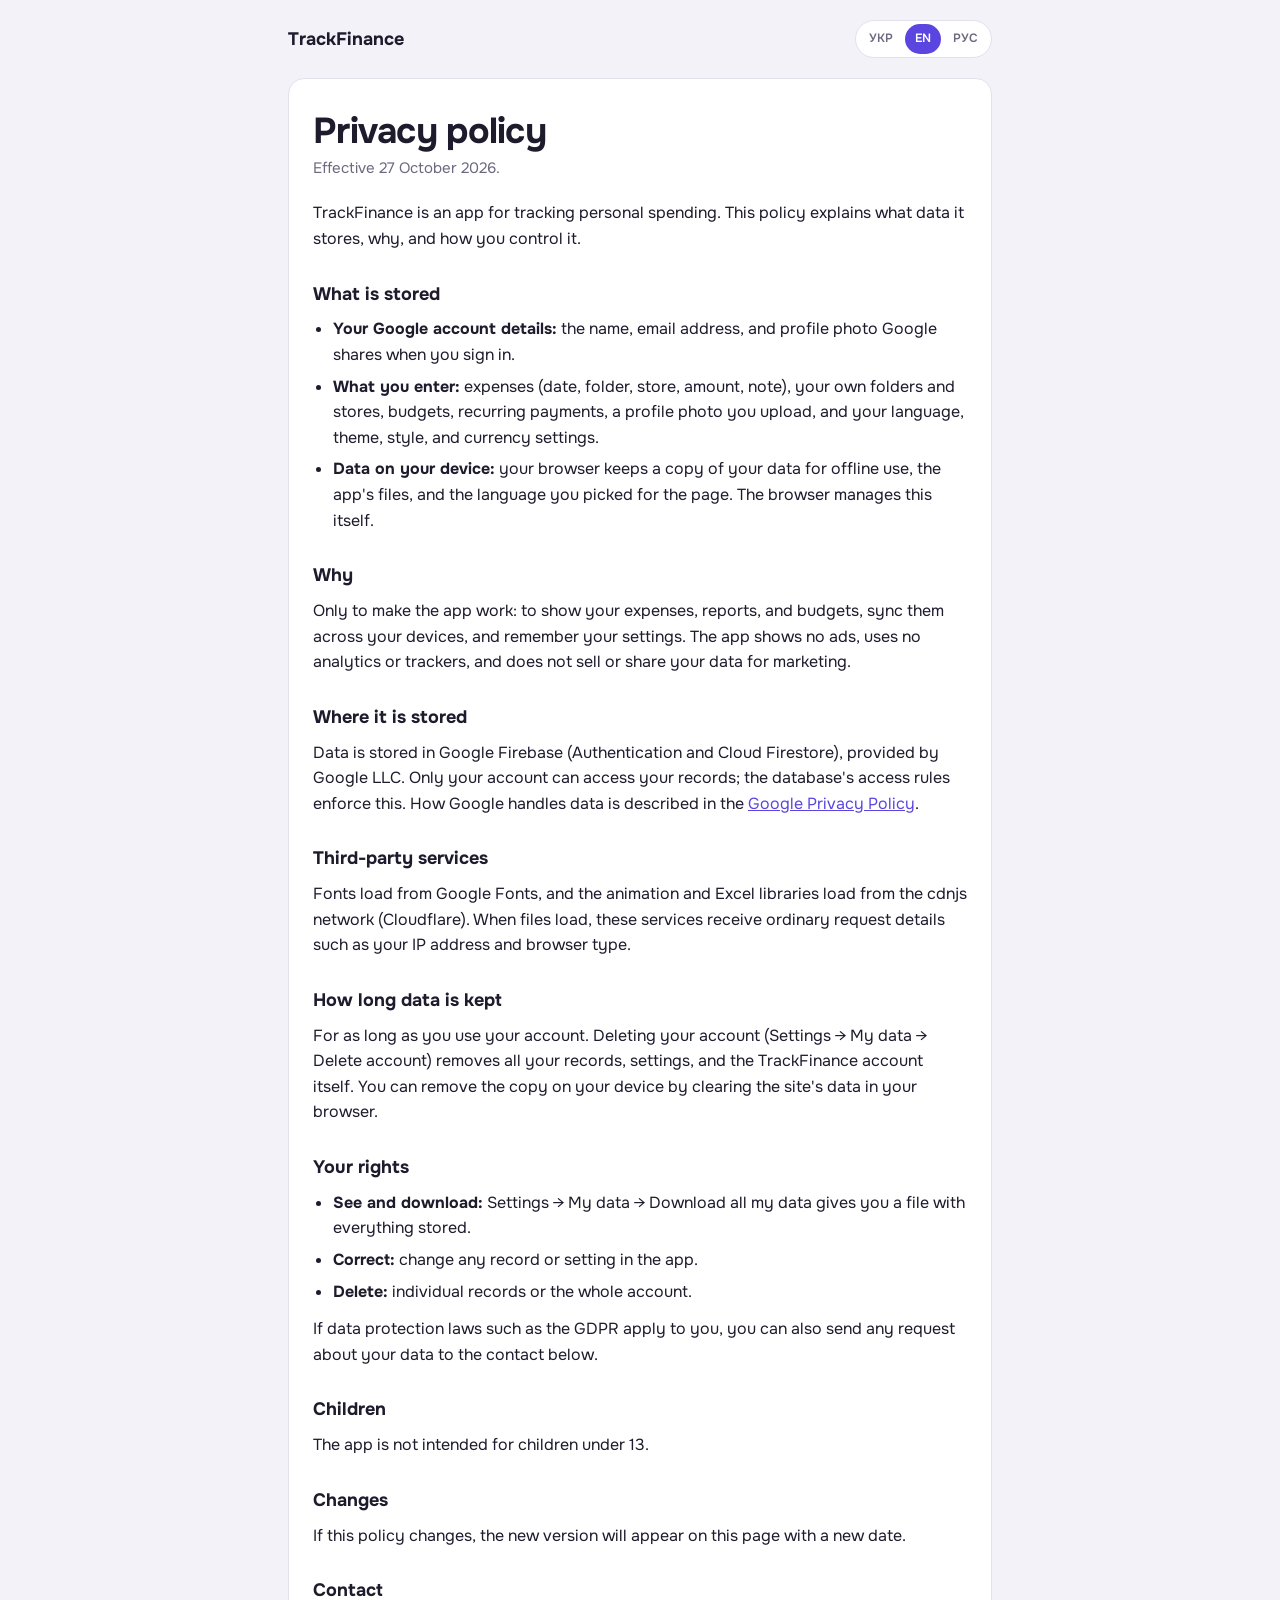
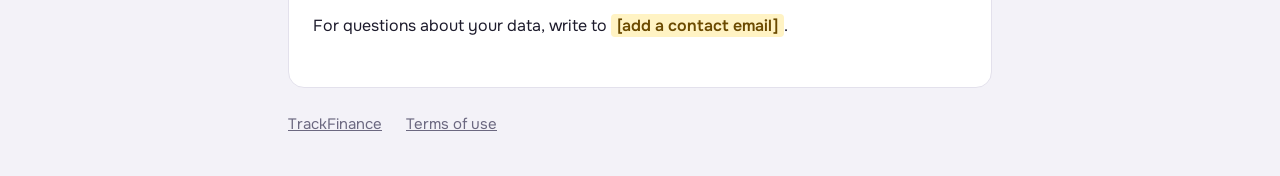
<file: privacy.html>
<!DOCTYPE html>
<html lang="uk">
<head>
  <meta charset="UTF-8">
  <meta name="viewport" content="width=device-width, initial-scale=1">
  <title>Політика конфіденційності — TrackFinance</title>
  <link rel="preconnect" href="https://fonts.googleapis.com">
  <link rel="preconnect" href="https://fonts.gstatic.com" crossorigin>
  <link rel="stylesheet" href="https://fonts.googleapis.com/css2?family=Onest:wght@400;500;600;700&display=swap">
  <link rel="stylesheet" href="legal.css?v=1">
</head>
<body>
  <header class="legal-top">
    <a class="legal-brand" href="./">TrackFinance</a>
    <nav class="legal-lang" aria-label="Language">
      <button type="button" data-lang="uk">УКР</button>
      <button type="button" data-lang="en">EN</button>
      <button type="button" data-lang="ru">РУС</button>
    </nav>
  </header>

  <!-- Draft text for the owner to review; the highlighted placeholders must be filled in before publishing. -->
  <main>
    <article lang="uk" data-lang-section="uk">
      <h1>Політика конфіденційності</h1>
      <p class="legal-date">Набуває чинності 27 жовтня 2026 року.</p>

      <p>TrackFinance — застосунок для обліку особистих витрат. Ця політика пояснює, які дані він зберігає, навіщо і як ви можете ними керувати.</p>

      <h2>Які дані зберігаються</h2>
      <ul>
        <li><strong>Дані акаунта Google:</strong> ім'я, адреса електронної пошти та фото профілю, які Google передає під час входу.</li>
        <li><strong>Те, що ви вводите самі:</strong> витрати (дата, папка, магазин, сума, нотатка), власні папки й магазини, бюджети, регулярні платежі, фото профілю, яке ви завантажили, а також налаштування мови, теми, стилю й валюти.</li>
        <li><strong>Дані на вашому пристрої:</strong> браузер зберігає копію ваших даних для роботи без інтернету, файли застосунку та вибрану мову сторінки. Цим керує сам браузер.</li>
      </ul>

      <h2>Навіщо</h2>
      <p>Лише для того, щоб застосунок працював: показував ваші витрати, звіти й бюджети, синхронізував їх між вашими пристроями та запам'ятовував налаштування. Застосунок не показує рекламу, не використовує аналітику чи трекери і не продає й не передає ваші дані для маркетингу.</p>

      <h2>Де зберігаються дані</h2>
      <p>Дані зберігаються в сервісах Google Firebase (Authentication і Cloud Firestore) компанії Google LLC. Доступ до ваших записів має лише ваш акаунт: це закріплено правилами доступу бази даних. Як Google обробляє дані, описано в <a href="https://policies.google.com/privacy" target="_blank" rel="noopener">політиці конфіденційності Google</a>.</p>

      <h2>Сторонні сервіси</h2>
      <p>Шрифти завантажуються з Google Fonts, а бібліотеки для анімації та файлів Excel — з мережі cdnjs (Cloudflare). Під час завантаження ці сервіси отримують звичайні технічні дані запиту, як-от IP-адресу та тип браузера.</p>

      <h2>Як довго зберігаються дані</h2>
      <p>Доки ви користуєтеся акаунтом. Якщо видалити акаунт («Налаштування» → «Мої дані» → «Видалити акаунт»), буде видалено всі ваші записи, налаштування й сам акаунт TrackFinance. Копію на пристрої можна прибрати, очистивши дані сайту в браузері.</p>

      <h2>Ваші права</h2>
      <ul>
        <li><strong>Переглядати й завантажувати:</strong> «Налаштування» → «Мої дані» → «Завантажити всі мої дані» дає файл з усім, що зберігається.</li>
        <li><strong>Виправляти:</strong> будь-який запис чи налаштування можна змінити в застосунку.</li>
        <li><strong>Видаляти:</strong> окремі записи або весь акаунт.</li>
      </ul>
      <p>Якщо до вас застосовуються закони про захист даних (наприклад, GDPR), ви також можете звернутися з будь-яким запитом щодо своїх даних за контактом нижче.</p>

      <h2>Діти</h2>
      <p>Застосунок не призначений для дітей молодших 13 років.</p>

      <h2>Зміни</h2>
      <p>Якщо політика зміниться, нова версія з'явиться на цій сторінці з новою датою.</p>

      <h2>Контакти</h2>
      <p>З питань щодо ваших даних пишіть: <span class="legal-todo">[вкажіть email для звернень]</span>.</p>
    </article>

    <article lang="en" data-lang-section="en" hidden>
      <h1>Privacy policy</h1>
      <p class="legal-date">Effective 27 October 2026.</p>

      <p>TrackFinance is an app for tracking personal spending. This policy explains what data it stores, why, and how you control it.</p>

      <h2>What is stored</h2>
      <ul>
        <li><strong>Your Google account details:</strong> the name, email address, and profile photo Google shares when you sign in.</li>
        <li><strong>What you enter:</strong> expenses (date, folder, store, amount, note), your own folders and stores, budgets, recurring payments, a profile photo you upload, and your language, theme, style, and currency settings.</li>
        <li><strong>Data on your device:</strong> your browser keeps a copy of your data for offline use, the app's files, and the language you picked for the page. The browser manages this itself.</li>
      </ul>

      <h2>Why</h2>
      <p>Only to make the app work: to show your expenses, reports, and budgets, sync them across your devices, and remember your settings. The app shows no ads, uses no analytics or trackers, and does not sell or share your data for marketing.</p>

      <h2>Where it is stored</h2>
      <p>Data is stored in Google Firebase (Authentication and Cloud Firestore), provided by Google LLC. Only your account can access your records; the database's access rules enforce this. How Google handles data is described in the <a href="https://policies.google.com/privacy" target="_blank" rel="noopener">Google Privacy Policy</a>.</p>

      <h2>Third-party services</h2>
      <p>Fonts load from Google Fonts, and the animation and Excel libraries load from the cdnjs network (Cloudflare). When files load, these services receive ordinary request details such as your IP address and browser type.</p>

      <h2>How long data is kept</h2>
      <p>For as long as you use your account. Deleting your account (Settings → My data → Delete account) removes all your records, settings, and the TrackFinance account itself. You can remove the copy on your device by clearing the site's data in your browser.</p>

      <h2>Your rights</h2>
      <ul>
        <li><strong>See and download:</strong> Settings → My data → Download all my data gives you a file with everything stored.</li>
        <li><strong>Correct:</strong> change any record or setting in the app.</li>
        <li><strong>Delete:</strong> individual records or the whole account.</li>
      </ul>
      <p>If data protection laws such as the GDPR apply to you, you can also send any request about your data to the contact below.</p>

      <h2>Children</h2>
      <p>The app is not intended for children under 13.</p>

      <h2>Changes</h2>
      <p>If this policy changes, the new version will appear on this page with a new date.</p>

      <h2>Contact</h2>
      <p>For questions about your data, write to <span class="legal-todo">[add a contact email]</span>.</p>
    </article>

    <article lang="ru" data-lang-section="ru" hidden>
      <h1>Политика конфиденциальности</h1>
      <p class="legal-date">Вступает в силу 27 октября 2026 года.</p>

      <p>TrackFinance — приложение для учёта личных расходов. Эта политика объясняет, какие данные оно хранит, зачем и как вы можете ими управлять.</p>

      <h2>Какие данные хранятся</h2>
      <ul>
        <li><strong>Данные аккаунта Google:</strong> имя, адрес электронной почты и фото профиля, которые Google передаёт при входе.</li>
        <li><strong>То, что вы вводите сами:</strong> расходы (дата, папка, магазин, сумма, заметка), свои папки и магазины, бюджеты, регулярные платежи, загруженное фото профиля, а также настройки языка, темы, стиля и валюты.</li>
        <li><strong>Данные на вашем устройстве:</strong> браузер хранит копию ваших данных для работы без интернета, файлы приложения и выбранный язык страницы. Этим управляет сам браузер.</li>
      </ul>

      <h2>Зачем</h2>
      <p>Только для работы приложения: чтобы показывать ваши расходы, отчёты и бюджеты, синхронизировать их между вашими устройствами и запоминать настройки. Приложение не показывает рекламу, не использует аналитику или трекеры и не продаёт и не передаёт ваши данные для маркетинга.</p>

      <h2>Где хранятся данные</h2>
      <p>Данные хранятся в сервисах Google Firebase (Authentication и Cloud Firestore) компании Google LLC. Доступ к вашим записям есть только у вашего аккаунта: это закреплено правилами доступа базы данных. Как Google обрабатывает данные, описано в <a href="https://policies.google.com/privacy" target="_blank" rel="noopener">политике конфиденциальности Google</a>.</p>

      <h2>Сторонние сервисы</h2>
      <p>Шрифты загружаются из Google Fonts, а библиотеки для анимации и файлов Excel — из сети cdnjs (Cloudflare). При загрузке эти сервисы получают обычные технические данные запроса, например IP-адрес и тип браузера.</p>

      <h2>Как долго хранятся данные</h2>
      <p>Пока вы пользуетесь аккаунтом. Если удалить аккаунт («Настройки» → «Мои данные» → «Удалить аккаунт»), будут удалены все ваши записи, настройки и сам аккаунт TrackFinance. Копию на устройстве можно убрать, очистив данные сайта в браузере.</p>

      <h2>Ваши права</h2>
      <ul>
        <li><strong>Просматривать и скачивать:</strong> «Настройки» → «Мои данные» → «Скачать все мои данные» даёт файл со всем, что хранится.</li>
        <li><strong>Исправлять:</strong> любую запись или настройку можно изменить в приложении.</li>
        <li><strong>Удалять:</strong> отдельные записи или весь аккаунт.</li>
      </ul>
      <p>Если к вам применяются законы о защите данных (например, GDPR), вы также можете обратиться с любым запросом о своих данных по контакту ниже.</p>

      <h2>Дети</h2>
      <p>Приложение не предназначено для детей младше 13 лет.</p>

      <h2>Изменения</h2>
      <p>Если политика изменится, новая версия появится на этой странице с новой датой.</p>

      <h2>Контакты</h2>
      <p>По вопросам о ваших данных пишите: <span class="legal-todo">[укажите email для обращений]</span>.</p>
    </article>
  </main>

  <footer class="legal-footer">
    <a href="./">TrackFinance</a>
    <a href="terms.html" data-keep-lang data-uk="Умови використання" data-en="Terms of use" data-ru="Условия использования">Умови використання</a>
  </footer>

  <script src="legal.js?v=1"></script>
</body>
</html>
</file>
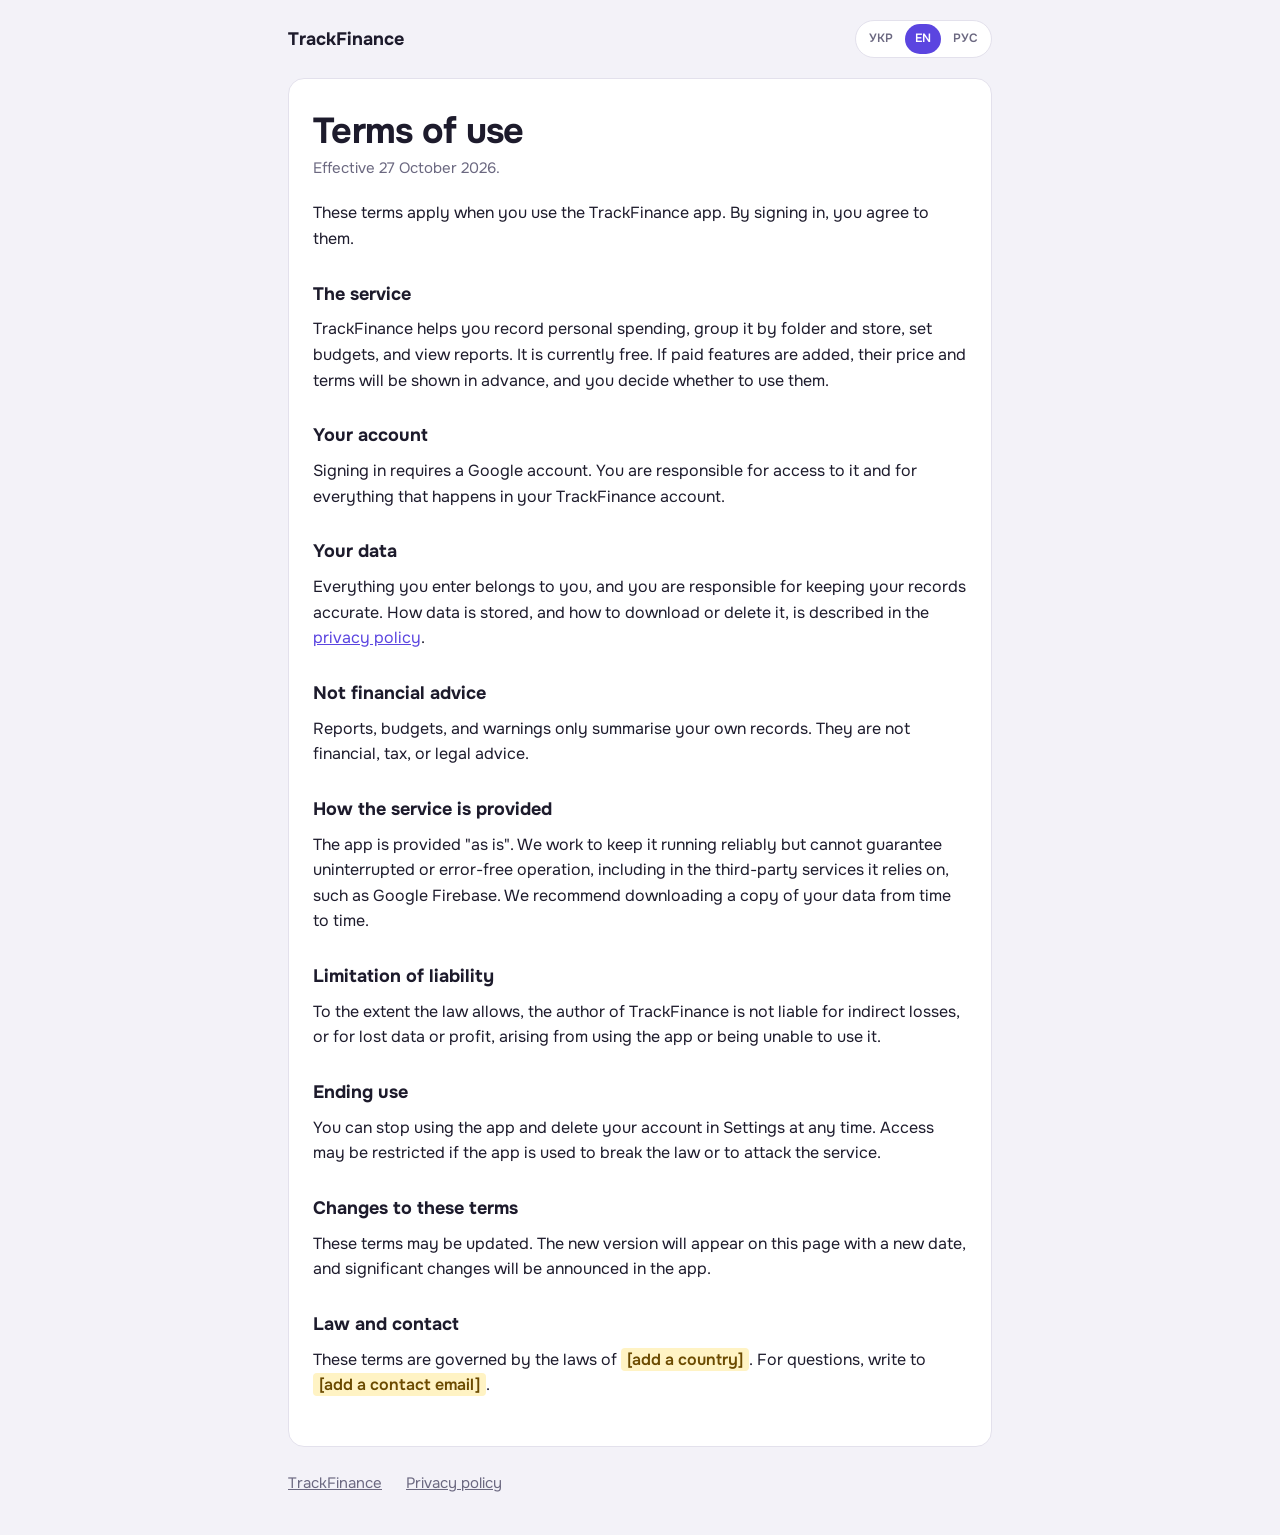
<file: terms.html>
<!DOCTYPE html>
<html lang="uk">
<head>
  <meta charset="UTF-8">
  <meta name="viewport" content="width=device-width, initial-scale=1">
  <title>Умови використання — TrackFinance</title>
  <link rel="preconnect" href="https://fonts.googleapis.com">
  <link rel="preconnect" href="https://fonts.gstatic.com" crossorigin>
  <link rel="stylesheet" href="https://fonts.googleapis.com/css2?family=Onest:wght@400;500;600;700&display=swap">
  <link rel="stylesheet" href="legal.css?v=1">
</head>
<body>
  <header class="legal-top">
    <a class="legal-brand" href="./">TrackFinance</a>
    <nav class="legal-lang" aria-label="Language">
      <button type="button" data-lang="uk">УКР</button>
      <button type="button" data-lang="en">EN</button>
      <button type="button" data-lang="ru">РУС</button>
    </nav>
  </header>

  <!-- Draft text for the owner to review; the highlighted placeholders must be filled in before publishing. -->
  <main>
    <article lang="uk" data-lang-section="uk">
      <h1>Умови використання</h1>
      <p class="legal-date">Набувають чинності 27 жовтня 2026 року.</p>

      <p>Ці умови діють, коли ви користуєтеся застосунком TrackFinance. Входячи в застосунок, ви з ними погоджуєтеся.</p>

      <h2>Що це за сервіс</h2>
      <p>TrackFinance допомагає записувати особисті витрати, групувати їх за папками й магазинами, задавати бюджети та переглядати звіти. Зараз користування безкоштовне. Якщо з'являться платні можливості, їхню ціну й умови буде показано заздалегідь, і ви самі вирішите, чи ними користуватися.</p>

      <h2>Акаунт</h2>
      <p>Для входу потрібен акаунт Google. Ви відповідаєте за доступ до нього та за все, що відбувається у вашому акаунті TrackFinance.</p>

      <h2>Ваші дані</h2>
      <p>Усе, що ви вводите, належить вам. Ви відповідаєте за правильність записів. Як дані зберігаються та як їх завантажити чи видалити, описано в <a href="privacy.html" data-keep-lang>політиці конфіденційності</a>.</p>

      <h2>Не фінансова порада</h2>
      <p>Звіти, бюджети й попередження — це лише підсумки ваших власних записів. Вони не є фінансовою, податковою чи юридичною порадою.</p>

      <h2>Як працює сервіс</h2>
      <p>Застосунок надається «як є». Ми намагаємося, щоб він працював стабільно, але не можемо гарантувати безперервну роботу чи відсутність помилок, зокрема в сторонніх сервісах, на які він спирається (наприклад, Google Firebase). Радимо час від часу завантажувати копію своїх даних.</p>

      <h2>Обмеження відповідальності</h2>
      <p>Наскільки це дозволяє закон, автор TrackFinance не відповідає за непрямі збитки, втрату даних чи прибутку, що виникли через користування застосунком або неможливість ним скористатися.</p>

      <h2>Припинення</h2>
      <p>Ви можете будь-коли припинити користування й видалити акаунт у «Налаштуваннях». Доступ може бути обмежено, якщо застосунок використовують для порушення закону чи для атак на сервіс.</p>

      <h2>Зміни умов</h2>
      <p>Умови можуть оновлюватися. Нова версія з'явиться на цій сторінці з новою датою, а про суттєві зміни буде повідомлено в застосунку.</p>

      <h2>Право й контакти</h2>
      <p>До цих умов застосовується право <span class="legal-todo">[вкажіть країну]</span>. З питань пишіть: <span class="legal-todo">[вкажіть email для звернень]</span>.</p>
    </article>

    <article lang="en" data-lang-section="en" hidden>
      <h1>Terms of use</h1>
      <p class="legal-date">Effective 27 October 2026.</p>

      <p>These terms apply when you use the TrackFinance app. By signing in, you agree to them.</p>

      <h2>The service</h2>
      <p>TrackFinance helps you record personal spending, group it by folder and store, set budgets, and view reports. It is currently free. If paid features are added, their price and terms will be shown in advance, and you decide whether to use them.</p>

      <h2>Your account</h2>
      <p>Signing in requires a Google account. You are responsible for access to it and for everything that happens in your TrackFinance account.</p>

      <h2>Your data</h2>
      <p>Everything you enter belongs to you, and you are responsible for keeping your records accurate. How data is stored, and how to download or delete it, is described in the <a href="privacy.html" data-keep-lang>privacy policy</a>.</p>

      <h2>Not financial advice</h2>
      <p>Reports, budgets, and warnings only summarise your own records. They are not financial, tax, or legal advice.</p>

      <h2>How the service is provided</h2>
      <p>The app is provided "as is". We work to keep it running reliably but cannot guarantee uninterrupted or error-free operation, including in the third-party services it relies on, such as Google Firebase. We recommend downloading a copy of your data from time to time.</p>

      <h2>Limitation of liability</h2>
      <p>To the extent the law allows, the author of TrackFinance is not liable for indirect losses, or for lost data or profit, arising from using the app or being unable to use it.</p>

      <h2>Ending use</h2>
      <p>You can stop using the app and delete your account in Settings at any time. Access may be restricted if the app is used to break the law or to attack the service.</p>

      <h2>Changes to these terms</h2>
      <p>These terms may be updated. The new version will appear on this page with a new date, and significant changes will be announced in the app.</p>

      <h2>Law and contact</h2>
      <p>These terms are governed by the laws of <span class="legal-todo">[add a country]</span>. For questions, write to <span class="legal-todo">[add a contact email]</span>.</p>
    </article>

    <article lang="ru" data-lang-section="ru" hidden>
      <h1>Условия использования</h1>
      <p class="legal-date">Вступают в силу 27 октября 2026 года.</p>

      <p>Эти условия действуют, когда вы пользуетесь приложением TrackFinance. Входя в приложение, вы с ними соглашаетесь.</p>

      <h2>Что это за сервис</h2>
      <p>TrackFinance помогает записывать личные расходы, группировать их по папкам и магазинам, задавать бюджеты и смотреть отчёты. Сейчас пользование бесплатное. Если появятся платные возможности, их цена и условия будут показаны заранее, и вы сами решите, пользоваться ли ими.</p>

      <h2>Аккаунт</h2>
      <p>Для входа нужен аккаунт Google. Вы отвечаете за доступ к нему и за всё, что происходит в вашем аккаунте TrackFinance.</p>

      <h2>Ваши данные</h2>
      <p>Всё, что вы вводите, принадлежит вам. Вы отвечаете за правильность записей. Как данные хранятся и как их скачать или удалить, описано в <a href="privacy.html" data-keep-lang>политике конфиденциальности</a>.</p>

      <h2>Не финансовая консультация</h2>
      <p>Отчёты, бюджеты и предупреждения — это лишь итоги ваших собственных записей. Они не являются финансовой, налоговой или юридической консультацией.</p>

      <h2>Как работает сервис</h2>
      <p>Приложение предоставляется «как есть». Мы стараемся, чтобы оно работало стабильно, но не можем гарантировать непрерывную работу или отсутствие ошибок, в том числе в сторонних сервисах, на которые оно опирается (например, Google Firebase). Советуем время от времени скачивать копию своих данных.</p>

      <h2>Ограничение ответственности</h2>
      <p>В той мере, в какой это позволяет закон, автор TrackFinance не отвечает за косвенные убытки, потерю данных или прибыли, возникшие из-за использования приложения или невозможности им воспользоваться.</p>

      <h2>Прекращение</h2>
      <p>Вы можете в любой момент прекратить пользоваться приложением и удалить аккаунт в «Настройках». Доступ может быть ограничен, если приложение используют для нарушения закона или для атак на сервис.</p>

      <h2>Изменение условий</h2>
      <p>Условия могут обновляться. Новая версия появится на этой странице с новой датой, а о существенных изменениях будет сообщено в приложении.</p>

      <h2>Право и контакты</h2>
      <p>К этим условиям применяется право <span class="legal-todo">[укажите страну]</span>. По вопросам пишите: <span class="legal-todo">[укажите email для обращений]</span>.</p>
    </article>
  </main>

  <footer class="legal-footer">
    <a href="./">TrackFinance</a>
    <a href="privacy.html" data-keep-lang data-uk="Політика конфіденційності" data-en="Privacy policy" data-ru="Политика конфиденциальности">Політика конфіденційності</a>
  </footer>

  <script src="legal.js?v=1"></script>
</body>
</html>
</file>
<file: legal.css>
/* Privacy policy and terms pages: plain, readable, light and dark */
:root {
  --bg: #f3f2f8;
  --surface: #ffffff;
  --text: #1d1b2c;
  --text-muted: #6b6880;
  --accent: #5b45e0;
  --line: #e3e1ec;
  --todo-bg: #fff3c4;
  --todo-ink: #6b4a00;
  color-scheme: light;
}

@media (prefers-color-scheme: dark) {
  :root {
    --bg: #121119;
    --surface: #1c1a26;
    --text: #eceaf5;
    --text-muted: #9d9ab2;
    --accent: #9a8cff;
    --line: #2e2b3b;
    --todo-bg: #4a3a0a;
    --todo-ink: #ffe08a;
    color-scheme: dark;
  }
}

* { box-sizing: border-box; }
[hidden] { display: none !important; }

body {
  margin: 0;
  background: var(--bg);
  color: var(--text);
  font-family: 'Onest', system-ui, -apple-system, 'Segoe UI', Roboto, sans-serif;
  font-size: 1rem;
  line-height: 1.6;
}

a { color: var(--accent); }

.legal-top,
main,
.legal-footer {
  width: min(46rem, 100%);
  margin: 0 auto;
  padding-left: 1rem;
  padding-right: 1rem;
}

.legal-top {
  display: flex;
  align-items: center;
  justify-content: space-between;
  gap: 1rem;
  padding-top: 1.25rem;
  padding-bottom: 1.25rem;
}

.legal-brand { color: var(--text); font-weight: 700; font-size: 1.125rem; text-decoration: none; }

.legal-lang {
  display: flex;
  gap: 0.125rem;
  padding: 0.1875rem;
  border: 1px solid var(--line);
  border-radius: 999px;
  background: var(--surface);
}

.legal-lang button {
  min-height: 1.875rem;
  padding: 0 0.625rem;
  border: none;
  border-radius: 999px;
  background: transparent;
  color: var(--text-muted);
  font: inherit;
  font-size: 0.75rem;
  font-weight: 600;
  cursor: pointer;
}

.legal-lang button[aria-pressed="true"] { background: var(--accent); color: var(--surface); }

article {
  padding: 2rem 1.5rem 2.25rem;
  border: 1px solid var(--line);
  border-radius: 16px;
  background: var(--surface);
}

h1 { margin: 0 0 0.25rem; font-size: clamp(1.75rem, 5vw, 2.25rem); line-height: 1.15; letter-spacing: -0.02em; }
h2 { margin: 1.75rem 0 0.5rem; font-size: 1.125rem; }
p, ul { margin: 0 0 0.75rem; }
ul { padding-left: 1.25rem; }
li { margin-bottom: 0.375rem; }

.legal-date { color: var(--text-muted); font-size: 0.9375rem; margin-bottom: 1.25rem; }

/* Text the owner still has to fill in */
.legal-todo {
  padding: 0.0625rem 0.375rem;
  border-radius: 4px;
  background: var(--todo-bg);
  color: var(--todo-ink);
  font-weight: 600;
}

.legal-footer {
  display: flex;
  flex-wrap: wrap;
  gap: 0.5rem 1.5rem;
  padding-top: 1.5rem;
  padding-bottom: 2.5rem;
  font-size: 0.9375rem;
}

.legal-footer a { color: var(--text-muted); }

@media print {
  .legal-top nav, .legal-footer { display: none; }
  article { border: none; padding: 0; }
}
</file>
